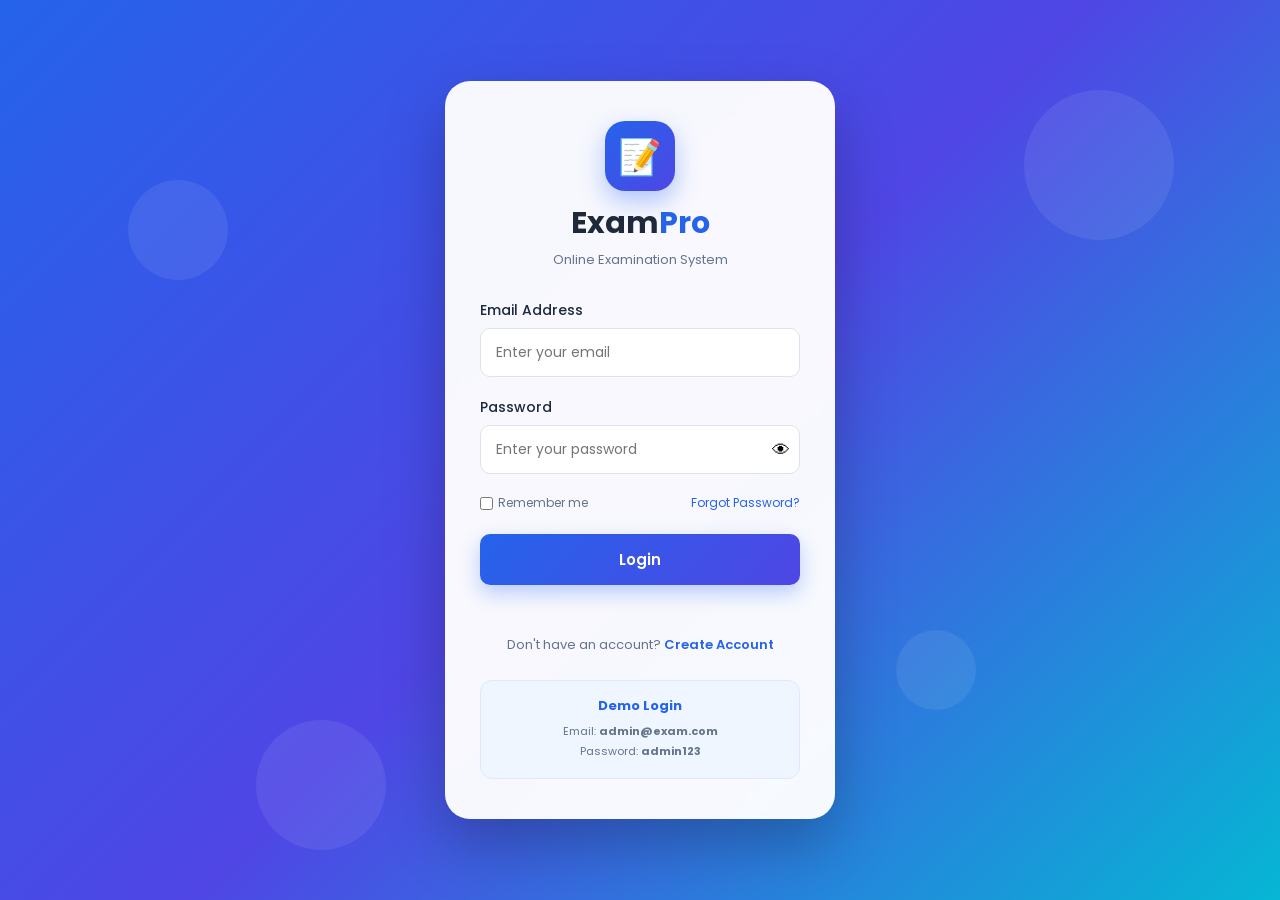
<file: index.html>
<!DOCTYPE html>
<html lang="en">

<head>

    <meta charset="UTF-8">

    <meta
        name="viewport"
        content="width=device-width, initial-scale=1.0"
    >

    <title>Online Examination System</title>


    <!-- Google Font -->

    <link rel="preconnect" href="https://fonts.googleapis.com">

    <link
        rel="preconnect"
        href="https://fonts.gstatic.com"
        crossorigin
    >

    <link
        href="https://fonts.googleapis.com/css2?family=Poppins:wght@300;400;500;600;700&display=swap"
        rel="stylesheet"
    >


    <!-- CSS -->

    <link
        rel="stylesheet"
        href="css/style.css"
    >


    <!-- Registration page extra styling -->

    <style>

        .register-form {
            display: none;
        }

        .auth-switch {
            text-align: center;
            margin-top: 18px;
            font-size: 13px;
            color: #64748b;
        }

        .auth-switch button {
            border: none;
            background: none;
            color: #2563eb;
            font-family: inherit;
            font-size: 13px;
            font-weight: 600;
            cursor: pointer;
        }

        .auth-switch button:hover {
            text-decoration: underline;
        }

        .register-title {
            text-align: center;
            margin-bottom: 20px;
        }

        .register-title h2 {
            font-size: 22px;
            margin-bottom: 5px;
        }

        .register-title p {
            color: #64748b;
            font-size: 12px;
        }

        .register-btn {
            width: 100%;
            border: none;
            padding: 13px;
            border-radius: 10px;
            background: linear-gradient(
                135deg,
                #2563eb,
                #4f46e5
            );
            color: white;
            font-family: inherit;
            font-size: 14px;
            font-weight: 600;
            cursor: pointer;
            transition: 0.3s;
        }

        .register-btn:hover {
            transform: translateY(-2px);
        }

        .back-login {
            text-align: center;
            margin-top: 15px;
            font-size: 13px;
            color: #64748b;
        }

        .back-login button {
            border: none;
            background: none;
            color: #2563eb;
            font-family: inherit;
            font-size: 13px;
            font-weight: 600;
            cursor: pointer;
        }

        .register-message {
            text-align: center;
            font-size: 12px;
            margin-top: 12px;
            min-height: 18px;
        }

    </style>

</head>


<body>


    <!-- Background Animation -->

    <div class="background">

        <span></span>
        <span></span>
        <span></span>
        <span></span>
        <span></span>

    </div>


    <!-- Main Container -->

    <div class="container">


        <div class="login-card">


            <!-- =====================================
                 LOGIN SECTION
            ====================================== -->

            <div id="loginSection">


                <!-- Logo -->

                <div class="logo">

                    <div class="logo-icon">
                        📝
                    </div>

                    <h1>
                        Exam<span>Pro</span>
                    </h1>

                    <p>
                        Online Examination System
                    </p>

                </div>


                <!-- Login Form -->

                <form id="loginForm">


                    <!-- Email -->

                    <div class="form-group">

                        <label for="email">
                            Email Address
                        </label>

                        <input
                            type="email"
                            id="email"
                            placeholder="Enter your email"
                            required
                        >

                    </div>


                    <!-- Password -->

                    <div class="form-group">

                        <label for="password">
                            Password
                        </label>

                        <div class="password-box">

                            <input
                                type="password"
                                id="password"
                                placeholder="Enter your password"
                                required
                            >

                            <button
                                type="button"
                                id="togglePassword"
                            >
                                👁
                            </button>

                        </div>

                    </div>


                    <!-- Options -->

                    <div class="options">

                        <label>

                            <input
                                type="checkbox"
                                id="remember"
                            >

                            Remember me

                        </label>

                        <a href="#">
                            Forgot Password?
                        </a>

                    </div>


                    <!-- Login Button -->

                    <button
                        type="submit"
                        class="login-btn"
                        id="loginBtn"
                    >
                        Login
                    </button>


                    <p id="message"></p>


                </form>


                <!-- Create Account -->

                <div class="auth-switch">

                    Don't have an account?

                    <button
                        type="button"
                        id="showRegister"
                    >
                        Create Account
                    </button>

                </div>


                <!-- Demo Login -->

                <div class="demo-login">

                    <h3>
                        Demo Login
                    </h3>

                    <p>
                        Email:
                        <strong>
                            admin@exam.com
                        </strong>
                    </p>

                    <p>
                        Password:
                        <strong>
                            admin123
                        </strong>
                    </p>

                </div>


            </div>


            <!-- =====================================
                 REGISTER SECTION
            ====================================== -->

            <div
                id="registerSection"
                class="register-form"
            >


                <div class="register-title">

                    <h2>
                        Create Account
                    </h2>

                    <p>
                        Register to start your examination
                    </p>

                </div>


                <form id="registerForm">


                    <!-- Full Name -->

                    <div class="form-group">

                        <label for="registerName">
                            Full Name
                        </label>

                        <input
                            type="text"
                            id="registerName"
                            placeholder="Enter your full name"
                            required
                        >

                    </div>


                    <!-- Email -->

                    <div class="form-group">

                        <label for="registerEmail">
                            Email Address
                        </label>

                        <input
                            type="email"
                            id="registerEmail"
                            placeholder="Enter your email"
                            required
                        >

                    </div>


                    <!-- Password -->

                    <div class="form-group">

                        <label for="registerPassword">
                            Password
                        </label>

                        <input
                            type="password"
                            id="registerPassword"
                            placeholder="Create a password"
                            required
                            minlength="6"
                        >

                    </div>


                    <!-- Confirm Password -->

                    <div class="form-group">

                        <label for="confirmPassword">
                            Confirm Password
                        </label>

                        <input
                            type="password"
                            id="confirmPassword"
                            placeholder="Confirm your password"
                            required
                            minlength="6"
                        >

                    </div>


                    <!-- Register Button -->

                    <button
                        type="submit"
                        class="register-btn"
                    >
                        Create Account
                    </button>


                    <p
                        id="registerMessage"
                        class="register-message"
                    ></p>


                </form>


                <!-- Back to Login -->

                <div class="back-login">

                    Already have an account?

                    <button
                        type="button"
                        id="backToLogin"
                    >
                        Login
                    </button>

                </div>


            </div>


        </div>


    </div>


    <!-- JavaScript -->

    <script src="css/js/auth.js"></script>

</body>

</html>
</file>
<file: css/style.css>
/* =========================================
   ONLINE EXAMINATION SYSTEM
   MAIN STYLE
========================================= */

* {
    margin: 0;
    padding: 0;
    box-sizing: border-box;
}

:root {
    --primary: #2563eb;
    --secondary: #4f46e5;
    --cyan: #06b6d4;
    --success: #16a34a;
    --danger: #dc2626;
    --dark: #1e293b;
    --gray: #64748b;
    --light: #f8fafc;
    --white: #ffffff;
}

body {
    font-family: "Poppins", sans-serif;

    width: 100%;
    min-width: 100%;
    min-height: 100vh;

    margin: 0;

    display: grid;
    place-items: center;

    overflow-x: hidden;
    overflow-y: auto;

    background:
        linear-gradient(
            135deg,
            var(--primary),
            var(--secondary),
            var(--cyan)
        );
}

/* =========================================
   BACKGROUND
========================================= */


.background {
    position: fixed;
    inset: 0;

    width: 100%;
    height: 100%;

    overflow: hidden;

    pointer-events: none;

    z-index: 0;
}

.background span {
    position: absolute;

    display: block;

    width: 100px;
    height: 100px;

    border-radius: 50%;

    background: rgba(255, 255, 255, 0.08);

    animation: float 15s linear infinite;
}

.background span:nth-child(1) {
    left: 10%;
    top: 20%;
}

.background span:nth-child(2) {
    left: 80%;
    top: 10%;

    width: 150px;
    height: 150px;

    animation-duration: 18s;
}

.background span:nth-child(3) {
    left: 70%;
    top: 70%;

    width: 80px;
    height: 80px;

    animation-duration: 12s;
}

.background span:nth-child(4) {
    left: 20%;
    top: 80%;

    width: 130px;
    height: 130px;

    animation-duration: 20s;
}

.background span:nth-child(5) {
    left: 45%;
    top: 40%;

    width: 60px;
    height: 60px;

    animation-duration: 10s;
}

@keyframes float {

    0% {
        transform: translateY(0) rotate(0deg);
    }

    50% {
        transform: translateY(-50px) rotate(180deg);
    }

    100% {
        transform: translateY(0) rotate(360deg);
    }
}

/* =========================================
   CONTAINER
========================================= */

.container {
    width: 100%;
    max-width: 430px;

    margin: 0 auto;

    padding: 20px;

    position: relative;
    z-index: 2;
}
/* =========================================
   LOGIN CARD
========================================= */

.login-card {

    background: rgba(255, 255, 255, 0.96);

    border-radius: 25px;

    padding: 40px 35px;

    box-shadow:
        0 25px 60px rgba(0, 0, 0, 0.25);

    backdrop-filter: blur(15px);

    animation: cardAppear 0.7s ease;
}

@keyframes cardAppear {

    from {
        opacity: 0;
        transform: translateY(30px);
    }

    to {
        opacity: 1;
        transform: translateY(0);
    }

}

/* =========================================
   LOGO
========================================= */

.logo {
    text-align: center;
    margin-bottom: 30px;
}

.logo-icon {

    width: 70px;
    height: 70px;

    margin: auto;
    margin-bottom: 10px;

    border-radius: 20px;

    display: flex;
    align-items: center;
    justify-content: center;

    font-size: 35px;

    background:
        linear-gradient(
            135deg,
            var(--primary),
            var(--secondary)
        );

    box-shadow:
        0 10px 25px rgba(37, 99, 235, 0.35);
}

.logo h1 {

    color: var(--dark);

    font-size: 30px;
}

.logo h1 span {
    color: var(--primary);
}

.logo p {

    color: var(--gray);

    font-size: 13px;

    margin-top: 4px;
}

/* =========================================
   FORM
========================================= */

.form-group {
    margin-bottom: 20px;
}

.form-group label {

    display: block;

    font-size: 14px;

    font-weight: 500;

    color: var(--dark);

    margin-bottom: 7px;
}

.form-group input {

    width: 100%;

    padding: 13px 15px;

    border: 1px solid #dbe3ef;

    border-radius: 10px;

    outline: none;

    font-family: inherit;

    font-size: 14px;

    transition: 0.3s;
}

.form-group input:focus {

    border-color: var(--primary);

    box-shadow:
        0 0 0 3px rgba(37, 99, 235, 0.1);
}

/* =========================================
   PASSWORD
========================================= */

.password-box {
    position: relative;
}

.password-box input {
    padding-right: 50px;
}

.password-box button {

    position: absolute;

    right: 10px;
    top: 50%;

    transform: translateY(-50%);

    border: none;

    background: transparent;

    cursor: pointer;

    font-size: 18px;
}

/* =========================================
   OPTIONS
========================================= */

.options {

    display: flex;

    justify-content: space-between;

    align-items: center;

    font-size: 12px;

    margin-bottom: 22px;
}

.options label {

    display: flex;

    align-items: center;

    gap: 5px;

    color: var(--gray);
}

.options a {

    color: var(--primary);

    text-decoration: none;
}

/* =========================================
   LOGIN BUTTON
========================================= */

.login-btn {

    width: 100%;

    border: none;

    padding: 14px;

    border-radius: 10px;

    background:
        linear-gradient(
            135deg,
            var(--primary),
            var(--secondary)
        );

    color: white;

    font-family: inherit;

    font-size: 15px;

    font-weight: 600;

    cursor: pointer;

    transition: 0.3s;

    box-shadow:
        0 8px 20px rgba(37, 99, 235, 0.3);
}

.login-btn:hover {

    transform: translateY(-2px);

    box-shadow:
        0 12px 25px rgba(37, 99, 235, 0.4);
}

/* =========================================
   MESSAGE
========================================= */

#message {

    text-align: center;

    font-size: 13px;

    margin-top: 12px;

    min-height: 20px;
}

/* =========================================
   DEMO LOGIN
========================================= */

.demo-login {

    margin-top: 25px;

    padding: 15px;

    border-radius: 12px;

    background: #eff6ff;

    border: 1px solid #dbeafe;

    text-align: center;
}

.demo-login h3 {

    font-size: 13px;

    color: var(--primary);

    margin-bottom: 7px;
}

.demo-login p {

    font-size: 11px;

    color: var(--gray);

    margin: 3px;
}

/* =========================================
   MOBILE
========================================= */

/* =========================================
   MOBILE
========================================= */

@media (max-width: 480px) {

    body {
        width: 100%;
        min-height: 100vh;

        justify-content: center;
        align-items: center;

        padding: 0;
    }

    .container {
        width: 100%;
        max-width: 100%;

        padding: 15px;

        margin: 0 auto;
    }

    .login-card {
        width: 100%;

        padding: 30px 22px;

        border-radius: 20px;
    }

    .logo h1 {
        font-size: 26px;
    }

    .logo p {
        font-size: 12px;
    }

    .form-group input {
        font-size: 14px;
    }

    .options {
        gap: 10px;
        flex-wrap: wrap;
    }

}
</file>
<file: css/dashboard.css>
/* =========================================
   EXAMPRO
   STUDENT DASHBOARD
========================================= */

* {
    margin: 0;
    padding: 0;
    box-sizing: border-box;
}

:root {

    --primary: #2563eb;
    --secondary: #4f46e5;

    --success: #16a34a;
    --warning: #f59e0b;
    --purple: #7c3aed;

    --dark: #1e293b;
    --gray: #64748b;
    --light: #f8fafc;

    --white: #ffffff;

    --border: #e2e8f0;

}

body {

    font-family: "Poppins", sans-serif;

    background: #f1f5f9;

    color: var(--dark);

}


/* =========================================
   SIDEBAR
========================================= */

.sidebar {

    width: 250px;

    height: 100vh;

    position: fixed;

    left: 0;
    top: 0;

    background: var(--white);

    border-right: 1px solid var(--border);

    display: flex;

    flex-direction: column;

    z-index: 100;

}


/* BRAND */

.brand {

    height: 85px;

    padding: 20px;

    display: flex;

    align-items: center;

    gap: 12px;

    border-bottom: 1px solid var(--border);

}

.brand-icon {

    width: 45px;
    height: 45px;

    border-radius: 12px;

    background:
        linear-gradient(
            135deg,
            var(--primary),
            var(--secondary)
        );

    color: white;

    display: flex;

    align-items: center;

    justify-content: center;

    font-size: 20px;

}

.brand h2 {

    font-size: 20px;

    color: var(--dark);

}

.brand span {

    font-size: 9px;

    color: var(--gray);

}


/* =========================================
   MENU
========================================= */

.sidebar-menu {

    padding: 25px 15px;

    flex: 1;

}

.menu-item {

    display: flex;

    align-items: center;

    gap: 14px;

    padding: 13px 15px;

    margin-bottom: 7px;

    border-radius: 10px;

    color: var(--gray);

    text-decoration: none;

    font-size: 13px;

    transition: 0.3s;

}

.menu-item i {

    width: 20px;

    text-align: center;

}

.menu-item:hover {

    background: #eff6ff;

    color: var(--primary);

}

.menu-item.active {

    background: #eff6ff;

    color: var(--primary);

    font-weight: 600;

}


/* =========================================
   LOGOUT
========================================= */

.sidebar-bottom {

    padding: 20px;

    border-top: 1px solid var(--border);

}

#logoutBtn {

    width: 100%;

    border: 1px solid #fecaca;

    background: #fef2f2;

    color: #dc2626;

    padding: 12px;

    border-radius: 10px;

    cursor: pointer;

    font-family: inherit;

    font-size: 13px;

    font-weight: 500;

    transition: all 0.25s ease;

}

#logoutBtn:hover {

    background: #fee2e2;

    border-color: #fca5a5;

    transform: translateY(-2px);

    box-shadow:
        0 6px 15px rgba(220, 38, 38, 0.10);

}


/* =========================================
   MAIN CONTENT
========================================= */

.main-content {

    margin-left: 250px;

    min-height: 100vh;

    padding: 25px 35px;

}


/* =========================================
   TOPBAR
========================================= */

.topbar {

    display: flex;

    justify-content: space-between;

    align-items: center;

    margin-bottom: 25px;

    padding: 4px 2px;

}

.page-title h1 {

    font-size: 26px;

    font-weight: 700;

    letter-spacing: -0.4px;

}

.page-title p {

    color: var(--gray);

    font-size: 12px;

    margin-top: 3px;

}


.student-profile {

    display: flex;

    align-items: center;

    gap: 10px;

}

.notification {

    width: 40px;
    height: 40px;

    border-radius: 11px;

    background: white;

    border: 1px solid var(--border);

    display: flex;

    align-items: center;

    justify-content: center;

    position: relative;

    color: var(--gray);

    cursor: pointer;

    transition: 0.3s ease;

}

.notification:hover {

    color: var(--primary);

    background: #eff6ff;

    border-color: #bfdbfe;

}

.notification span {

    position: absolute;

    top: -4px;
    right: -4px;

    width: 16px;
    height: 16px;

    background: #ef4444;

    color: white;

    font-size: 9px;

    border-radius: 50%;

    display: flex;

    align-items: center;

    justify-content: center;

}

.profile-avatar {

    width: 40px;
    height: 40px;

    border-radius: 50%;

    background: #dbeafe;

    color: var(--primary);

    display: flex;

    align-items: center;

    justify-content: center;

}

.profile-info {

    display: flex;

    flex-direction: column;

}

.profile-info strong {

    font-size: 12px;

}

.profile-info small {

    color: var(--gray);

    font-size: 10px;

}


/* =========================================
   WELCOME CARD
========================================= */

.welcome-card {

    background:
        linear-gradient(
            135deg,
            var(--primary),
            var(--secondary)
        );

    color: white;

    border-radius: 20px;

    padding: 28px 32px;

    display: flex;

    align-items: center;

    justify-content: space-between;

    margin-bottom: 25px;

    overflow: hidden;

    position: relative;

    box-shadow:
        0 12px 30px rgba(37, 99, 235, 0.18);

}

.welcome-small {

    font-size: 12px;

    opacity: 0.85;

}

.welcome-card h2 {

    font-size: 26px;

    font-weight: 700;

    margin: 6px 0;

    letter-spacing: -0.3px;

}

.welcome-card p {

    font-size: 12px;

    opacity: 0.85;

}

.welcome-icon {

    font-size: 80px;

    opacity: 0.16;

    transform: rotate(-8deg);

    margin-right: 20px;

}


/* =========================================
   STATISTICS
========================================= */

.stats-grid {

    display: grid;

    grid-template-columns:
        repeat(4, 1fr);

    gap: 18px;

    margin-bottom: 30px;

}

.stat-card {

    background: white;

    border: 1px solid var(--border);

    border-radius: 15px;

    padding: 18px;

    display: flex;

    align-items: center;

    gap: 14px;

    transition: 0.3s ease;

    box-shadow: 0 2px 8px rgba(15, 23, 42, 0.03);

}

.stat-card:hover {

    transform: translateY(-3px);

    box-shadow: 0 10px 25px rgba(15, 23, 42, 0.08);

}
.stat-icon {

    width: 45px;
    height: 45px;

    border-radius: 12px;

    display: flex;

    align-items: center;

    justify-content: center;

    font-size: 18px;

}

.stat-icon.blue {

    background: #dbeafe;

    color: var(--primary);

}

.stat-icon.green {

    background: #dcfce7;

    color: var(--success);

}

.stat-icon.orange {

    background: #fef3c7;

    color: var(--warning);

}

.stat-icon.purple {

    background: #ede9fe;

    color: var(--purple);

}

.stat-card span {

    color: var(--gray);

    font-size: 10px;

}

.stat-card h2 {

    font-size: 22px;

    margin-top: 2px;

}


/* =========================================
   SECTION HEADER
========================================= */

.section-header {

    display: flex;

    justify-content: space-between;

    align-items: center;

    margin-bottom: 15px;

}

.section-header h2 {

    font-size: 18px;

}

.section-header p {

    color: var(--gray);

    font-size: 11px;

}

.view-all {
    border: none;

    background: transparent;

    color: var(--primary);

    cursor: pointer;

    font-family: inherit;

    font-size: 11px;

    text-decoration: none;

    display: inline-block;
}

.view-all:hover {
    text-decoration: underline;
}


/* =========================================
   EXAM CARDS
========================================= */

.exam-grid {

    display: grid;

    grid-template-columns:
        repeat(3, 1fr);

    gap: 18px;

    margin-bottom: 30px;

}

.exam-card {

    background: white;

    border: 1px solid var(--border);

    border-radius: 15px;

    padding: 20px;

    transition: all 0.3s ease;

    box-shadow: 0 2px 8px rgba(15, 23, 42, 0.03);

}

.exam-card:hover {

    transform: translateY(-5px);

    box-shadow:
        0 14px 30px rgba(15, 23, 42, 0.10);

    border-color: #bfdbfe;

}

.exam-card:hover .exam-icon {

    transform: scale(1.08);

}
.exam-top {

    display: flex;

    justify-content: space-between;

    align-items: center;

    margin-bottom: 15px;

}

.exam-icon {

    width: 44px;
    height: 44px;

    border-radius: 12px;

    background: linear-gradient(
        135deg,
        #dbeafe,
        #eff6ff
    );

    color: var(--primary);

    display: flex;

    align-items: center;

    justify-content: center;

    font-size: 18px;

    transition: 0.3s ease;

}

.exam-status {

    font-size: 9px;

    font-weight: 600;

    padding: 6px 10px;

    border-radius: 20px;

    background: #dcfce7;

    color: var(--success);

    border: 1px solid #bbf7d0;

}

.exam-card h3 {

    font-size: 15px;

    font-weight: 600;

    margin-bottom: 6px;

    color: #172033;

}
.exam-card p {

    color: var(--gray);

    font-size: 10px;

    margin-bottom: 15px;

}

.exam-info {

    display: flex;

    gap: 18px;

    color: var(--gray);

    font-size: 10px;

    margin-bottom: 17px;

}

.exam-info span {

    display: flex;

    align-items: center;

    gap: 3px;

}

.exam-info i {

    margin-right: 3px;

    color: #64748b;

}

.start-btn {

    width: 100%;

    border: none;

    background: linear-gradient(
        135deg,
        var(--primary),
        var(--secondary)
    );

    color: white;

    padding: 11px;

    border-radius: 9px;

    cursor: pointer;

    font-family: inherit;

    font-size: 11px;

    font-weight: 600;

    transition: all 0.3s ease;

}

.start-btn:hover {

    transform: translateY(-2px);

    box-shadow:
        0 8px 18px rgba(37, 99, 235, 0.25);

}


/* =========================================
   RESULTS
========================================= */

.result-heading {

    margin-top: 10px;

}

.result-table-container {

    background: white;

    border: 1px solid var(--border);

    border-radius: 16px;

    overflow-x: auto;

    box-shadow:
        0 3px 12px rgba(15, 23, 42, 0.04);

}

table {

    width: 100%;

    border-collapse: collapse;

}

th {

    background: #f8fafc;

    color: var(--gray);

    font-size: 10px;

    font-weight: 600;

    text-align: left;

    padding: 14px 15px;

    border-bottom: 1px solid var(--border);

    white-space: nowrap;

}
td {

    padding: 15px;

    border-top: 1px solid var(--border);

    font-size: 11px;

    color: var(--dark);

    white-space: nowrap;

}

tbody tr {

    transition: 0.2s ease;

}

tbody tr:hover {

    background: #f8fafc;

}

.status-pass {

    color: var(--success);

    background: #dcfce7;

    border: 1px solid #bbf7d0;

    padding: 5px 9px;

    border-radius: 15px;

    font-size: 9px;

    font-weight: 600;

}

.status-fail {

    color: #dc2626;

    background: #fee2e2;

    border: 1px solid #fecaca;

    padding: 5px 9px;

    border-radius: 15px;

    font-size: 9px;

    font-weight: 600;

}


/* =========================================
   MOBILE MENU
========================================= */

.menu-item {

    display: flex;

    align-items: center;

    gap: 14px;

    padding: 13px 15px;

    margin-bottom: 7px;

    border-radius: 10px;

    color: var(--gray);

    text-decoration: none;

    font-size: 13px;

    transition: all 0.25s ease;

}

.menu-item i {

    width: 20px;

    text-align: center;

    font-size: 14px;

}

.menu-item:hover {

    background: #eff6ff;

    color: var(--primary);

    transform: translateX(3px);

}

.menu-item.active {

    background: #eff6ff;

    color: var(--primary);

    font-weight: 600;

    box-shadow:
        inset 3px 0 0 var(--primary);

}


/* =========================================
   RESPONSIVE
========================================= */

@media (max-width: 1100px) {

    .stats-grid {

        grid-template-columns:
            repeat(2, 1fr);

    }

    .exam-grid {

        grid-template-columns:
            repeat(2, 1fr);

    }

}


@media (max-width: 768px) {

    .sidebar {

        transform: translateX(-100%);

        transition: 0.3s;

    }

    .sidebar.show {

        transform: translateX(0);

    }

    .main-content {

        margin-left: 0;

        padding: 20px;

    }

    .mobile-menu {

        display: block;

        margin-right: 12px;

    }

    .topbar {

        justify-content: flex-start;

    }

    .student-profile {

        margin-left: auto;

    }

}


@media (max-width: 600px) {

    .stats-grid {

        grid-template-columns: 1fr;

    }

    .exam-grid {

        grid-template-columns: 1fr;

    }

    .profile-info {

        display: none;

    }

    .welcome-card {

        padding: 20px;

    }

    .welcome-card h2 {

        font-size: 20px;

    }

    .welcome-icon {

        font-size: 50px;

    }

}
</file>
<file: css/exam.css>
/* ==========================================
   EXAMPRO
   ONLINE EXAMINATION PAGE
========================================== */

* {
    margin: 0;
    padding: 0;
    box-sizing: border-box;
}

body {
    font-family: "Poppins", sans-serif;
    background: #f1f5f9;
    color: #172033;
    min-height: 100vh;
}


/* ==========================================
   HEADER
========================================== */

.exam-header {
    background: white;

    min-height: 85px;

    padding: 15px 40px;

    display: flex;

    align-items: center;

    justify-content: space-between;

    border-bottom: 1px solid #e2e8f0;

    box-shadow:
        0 3px 12px rgba(15, 23, 42, 0.04);

    position: sticky;

    top: 0;

    z-index: 100;
}
.brand {
    display: flex;
    align-items: center;
    gap: 12px;
}

.brand-icon {
    width: 48px;
    height: 48px;

    background:
        linear-gradient(
            135deg,
            #2563eb,
            #4f46e5
        );

    color: white;

    display: flex;

    align-items: center;

    justify-content: center;

    border-radius: 12px;

    font-size: 25px;

    font-weight: 700;

    box-shadow:
        0 6px 15px rgba(37, 99, 235, 0.20);
}

.brand h2 {
    font-size: 20px;
}

.brand span {
    font-size: 11px;
    color: #64748b;
}

.exam-info {
    display: flex;
    align-items: center;
    gap: 40px;
}

.exam-info small {
    display: block;
    color: #94a3b8;
    font-size: 10px;
}

.exam-info strong {
    display: block;
    font-size: 14px;
}

.timer-box {
    background:
        linear-gradient(
            135deg,
            #fff7ed,
            #ffedd5
        );

    padding: 9px 20px;

    border-radius: 12px;

    min-width: 145px;

    text-align: center;

    border: 1px solid #fed7aa;

    box-shadow:
        0 4px 12px rgba(249, 115, 22, 0.08);

    transition: 0.3s ease;
}
.timer-box span {
    display: block;
    font-size: 10px;
    color: #f97316;
}

.timer-box strong {
    color: #ea580c;

    font-size: 21px;

    font-weight: 700;

    letter-spacing: 0.5px;
}


/* ==========================================
   MAIN CONTAINER
========================================== */

.exam-container {
    max-width: 1200px;
    margin: 30px auto;

    padding: 0 20px;

    display: grid;

    grid-template-columns: 1fr 280px;

    gap: 25px;
}


/* ==========================================
   PROGRESS
========================================== */

.progress-section {
    grid-column: 1 / -1;
}

.progress-text {
    display: flex;

    justify-content: space-between;

    margin-bottom: 9px;

    font-size: 12px;

    color: #64748b;

    font-weight: 500;
}

.progress-bar {
    height: 8px;

    background: #e2e8f0;

    border-radius: 20px;

    overflow: hidden;
}

#progressFill {
    height: 100%;

    width: 5%;

    background:
        linear-gradient(
            90deg,
            #2563eb,
            #4f46e5
        );

    border-radius: 20px;

    transition: width 0.3s ease;

    box-shadow:
        0 2px 6px rgba(37, 99, 235, 0.20);
}


/* ==========================================
   QUESTION CARD
========================================== */

.question-card {
    background: white;

    padding: 32px;

    border-radius: 18px;

    border: 1px solid #e2e8f0;

    box-shadow:
        0 8px 25px rgba(15, 23, 42, 0.06);

    transition: 0.3s ease;
}
.question-top {
    display: flex;
    justify-content: space-between;
    align-items: center;
    padding-bottom: 18px;
    margin-bottom: 22px;
    border-bottom: 1px solid #e2e8f0;
}

.question-label {
    color: #2563eb;

    font-weight: 600;

    font-size: 13px;

    background: #eff6ff;

    padding: 6px 10px;

    border-radius: 8px;
}

.mark-btn {
    border: 1px solid #e2e8f0;
    background: white;
    padding: 8px 13px;
    border-radius: 9px;
    cursor: pointer;
    color: #64748b;
    font-family: inherit;
    font-size: 11px;
    font-weight: 500;
    transition: all 0.25s ease;
}

.mark-btn:hover {
    background: #fffbeb;
    color: #d97706;
    border-color: #fcd34d;
    transform: translateY(-1px);
}

.mark-btn.marked {
    background: #fef3c7;
    color: #b45309;
    border-color: #f59e0b;
    box-shadow:
        0 4px 10px rgba(245, 158, 11, 0.12);
}

.question-card h2 {
    margin-bottom: 22px;
    color: #172033;
    font-size: 22px;
    line-height: 1.5;
    font-weight: 600;
}


/* ==========================================
   OPTIONS
========================================== */

.options-container {
    display: flex;

    flex-direction: column;

    gap: 12px;
}

.option {
    border: 2px solid #e2e8f0;

    background: white;

    padding: 16px 18px;

    border-radius: 12px;

    cursor: pointer;

    display: flex;

    align-items: center;

    gap: 13px;

    transition: all 0.25s ease;
}

.option:hover {
    border-color: #93c5fd;

    background: #f8fbff;

    transform: translateX(3px);

    box-shadow:
        0 4px 12px rgba(37, 99, 235, 0.06);
}

.option.selected {
    border-color: #2563eb;

    background: #eff6ff;

    box-shadow:
        0 4px 12px rgba(37, 99, 235, 0.08);
}

.option-letter {
    width: 36px;

    height: 36px;

    min-width: 36px;

    border-radius: 50%;

    background: #f1f5f9;

    color: #475569;

    display: flex;

    align-items: center;

    justify-content: center;

    font-weight: 600;

    font-size: 13px;

    transition: all 0.25s ease;
}

.option.selected .option-letter {
    background: #2563eb;

    color: white;

    box-shadow:
        0 4px 10px rgba(37, 99, 235, 0.20);
}

/* ==========================================
   NAVIGATION
========================================== */

.navigation {
    display: flex;

    justify-content: space-between;

    margin-top: 30px;

    padding-top: 20px;

    border-top: 1px solid #e2e8f0;
}

.nav-btn {
    border: none;
    padding: 11px 20px;
    border-radius: 10px;
    cursor: pointer;
    font-family: inherit;
    font-size: 13px;
    font-weight: 600;
    transition: all 0.25s ease;
}

.nav-btn.previous {
    background: #f1f5f9;
    color: #475569;
    border: 1px solid #e2e8f0;
}

.nav-btn.previous:hover {
    background: #e2e8f0;
    transform: translateX(-2px);
}

.nav-btn.next {
    background: linear-gradient(
        135deg,
        #2563eb,
        #4f46e5
    );
    color: white;
    box-shadow:
        0 5px 12px rgba(37, 99, 235, 0.18);
}

.nav-btn.next:hover {
    transform: translateX(2px);
    box-shadow:
        0 7px 16px rgba(37, 99, 235, 0.25);
}

.nav-btn:disabled {
    opacity: 0.45;
    cursor: not-allowed;
    transform: none;
    box-shadow: none;
}




/* ==========================================
   QUESTION PANEL
========================================== */

.question-panel {
    background: white;
    padding: 22px;
    border-radius: 16px;
    border: 1px solid #e2e8f0;
    box-shadow:
        0 8px 22px rgba(15, 23, 42, 0.05);
}

.question-panel h3 {
    margin-bottom: 5px;
    font-size: 16px;
    color: #172033;
}

.question-panel p {
    font-size: 11px;
    color: #64748b;
    line-height: 1.5;
}

.question-numbers {
    display: grid;
    grid-template-columns: repeat(5, 1fr);
    gap: 8px;
    margin-top: 18px;
}

.question-number {
    width: 38px;
    height: 38px;
    border-radius: 9px;
    border: 1px solid #e2e8f0;
    background: #f8fafc;
    color: #475569;
    display: flex;
    align-items: center;
    justify-content: center;
    font-size: 12px;
    font-weight: 600;
    cursor: pointer;
    transition: all 0.2s ease;
}

.question-number:hover {
    border-color: #93c5fd;
    background: #eff6ff;
    color: #2563eb;
    transform: translateY(-2px);
}

.question-number.current {
    background: #2563eb;
    color: white;
    border-color: #2563eb;
    box-shadow:
        0 4px 10px rgba(37, 99, 235, 0.20);
}

.question-number.answered {
    background: #dcfce7;
    color: #15803d;
    border-color: #bbf7d0;
}

.question-number.marked {
    background: #fef3c7;
    color: #b45309;
    border-color: #fde68a;
}


/* ==========================================
   LEGEND
========================================== */

.legend {
    margin-top: 20px;
    padding-top: 16px;
    border-top: 1px solid #e2e8f0;
    display: flex;
    flex-direction: column;
    gap: 10px;
}

.legend div {
    display: flex;
    align-items: center;
    gap: 9px;
    font-size: 11px;
    color: #64748b;
}

.legend-box {
    width: 15px;
    height: 15px;
    border-radius: 5px;
    display: inline-block;
}

.legend-box.answered {
    background: #dcfce7;
    border: 1px solid #bbf7d0;
}

.legend-box.current {
    background: #2563eb;
    border: 1px solid #2563eb;
}

.legend-box.unanswered {
    background: white;
    border: 1px solid #cbd5e1;
}


/* ==========================================
   SUBMIT
========================================== */

.submit-section {
    max-width: 1200px;
    margin: 0 auto;
    padding: 0 20px 30px;
    display: flex;
    justify-content: flex-end;
}

.submit-btn {
    border: none;
    background: linear-gradient(
        135deg,
        #16a34a,
        #15803d
    );
    color: white;
    padding: 12px 28px;
    border-radius: 10px;
    cursor: pointer;
    font-family: inherit;
    font-size: 13px;
    font-weight: 600;
    box-shadow:
        0 6px 15px rgba(22, 163, 74, 0.18);
    transition: all 0.25s ease;
}

.submit-btn:hover {
    transform: translateY(-2px);
    box-shadow:
        0 8px 18px rgba(22, 163, 74, 0.25);
}

.submit-btn:active {
    transform: translateY(0);
}


/* ==========================================
   RESPONSIVE DESIGN
========================================== */

@media (max-width: 900px) {

    .exam-header {
        padding: 15px 20px;
    }

    .exam-container {
        grid-template-columns: 1fr;
        gap: 20px;
    }

    .question-panel {
        order: 2;
    }

    .question-card {
        padding: 24px;
    }

    .exam-info {
        gap: 15px;
    }

}

@media (max-width: 600px) {

    .exam-header {
        flex-direction: column;
        align-items: flex-start;
        gap: 15px;
    }

    .exam-info {
        width: 100%;
        justify-content: space-between;
    }

    .exam-container {
        margin-top: 20px;
        padding: 0 12px;
    }

    .question-card {
        padding: 20px;
        border-radius: 14px;
    }

    .question-top {
        align-items: flex-start;
        gap: 12px;
    }

    .question-card h2 {
        font-size: 18px;
    }

    .option {
        padding: 13px;
    }

    .navigation {
        gap: 10px;
    }

    .nav-btn {
        padding: 10px 15px;
    }

    .submit-section {
        padding: 0 12px 25px;
    }

    .submit-btn {
        width: 100%;
    }

}
</file>
<file: css/profile.css>
/* ==========================================
   EXAMPRO
   PROFILE PAGE
========================================== */

* {
    margin: 0;
    padding: 0;
    box-sizing: border-box;
}

:root {
    --primary: #2563eb;
    --secondary: #4f46e5;
    --dark: #172033;
    --gray: #64748b;
    --border: #e2e8f0;
    --light: #f8fafc;
    --white: #ffffff;
}

body {
    font-family: "Poppins", sans-serif;
    min-height: 100vh;

    display: flex;
    align-items: center;
    justify-content: center;

    padding: 25px;

    background:
        linear-gradient(
            135deg,
            #eff6ff,
            #eef2ff
        );
}


/* ==========================================
   PROFILE PAGE
========================================== */

.profile-page {
    width: 100%;
    max-width: 550px;
}


/* ==========================================
   PROFILE CARD
========================================== */

.profile-card {
    background: var(--white);

    padding: 40px;

    border-radius: 22px;

    border: 1px solid var(--border);

    box-shadow:
        0 15px 40px rgba(15, 23, 42, 0.08);

    text-align: center;
}


/* ==========================================
   PROFILE AVATAR
========================================== */

.profile-avatar-large {
    width: 85px;
    height: 85px;

    margin: 0 auto 18px;

    border-radius: 50%;

    display: flex;
    align-items: center;
    justify-content: center;

    font-size: 32px;

    color: var(--primary);

    background:
        linear-gradient(
            135deg,
            #dbeafe,
            #eef2ff
        );

    border: 1px solid #bfdbfe;

    box-shadow:
        0 8px 20px rgba(37, 99, 235, 0.10);
}


/* ==========================================
   TITLE
========================================== */

.profile-card h1 {
    font-size: 26px;

    color: var(--dark);

    margin-bottom: 5px;
}

.profile-subtitle {
    font-size: 12px;

    color: var(--gray);

    margin-bottom: 28px;
}


/* ==========================================
   PROFILE INFORMATION
========================================== */

.profile-info-box {
    border: 1px solid var(--border);

    border-radius: 15px;

    overflow: hidden;

    text-align: left;
}

.profile-item {
    display: flex;

    align-items: center;

    justify-content: space-between;

    gap: 20px;

    padding: 17px 18px;

    border-bottom: 1px solid var(--border);
}

.profile-item:last-child {
    border-bottom: none;
}

.profile-item span {
    display: flex;

    align-items: center;

    gap: 9px;

    color: var(--gray);

    font-size: 12px;
}

.profile-item span i {
    width: 18px;

    text-align: center;

    color: var(--primary);
}

.profile-item strong {
    color: var(--dark);

    font-size: 12px;

    text-align: right;

    word-break: break-word;
}


/* ==========================================
   ACTION
========================================== */

.profile-actions {
    margin-top: 25px;
}

.back-btn {
    display: inline-flex;

    align-items: center;
    justify-content: center;

    gap: 8px;

    width: 100%;

    padding: 12px 18px;

    border-radius: 10px;

    text-decoration: none;

    color: white;

    background:
        linear-gradient(
            135deg,
            var(--primary),
            var(--secondary)
        );

    font-size: 12px;

    font-weight: 600;

    box-shadow:
        0 6px 15px rgba(37, 99, 235, 0.18);

    transition: all 0.25s ease;
}

.back-btn:hover {
    transform: translateY(-2px);

    box-shadow:
        0 9px 20px rgba(37, 99, 235, 0.25);
}


/* ==========================================
   MOBILE
========================================== */

@media (max-width: 500px) {

    body {
        padding: 15px;
    }

    .profile-card {
        padding: 28px 20px;

        border-radius: 18px;
    }

    .profile-card h1 {
        font-size: 23px;
    }

    .profile-item {
        align-items: flex-start;

        flex-direction: column;

        gap: 6px;
    }

    .profile-item strong {
        text-align: left;
    }

}
</file>
<file: css/result.css>
/* ==========================================
   EXAMPRO
   RESULT PAGE STYLES
========================================== */

* {
    margin: 0;
    padding: 0;
    box-sizing: border-box;
}

body {
    font-family: Arial, sans-serif;
    min-height: 100vh;
    background: linear-gradient(
        135deg,
        #eef4ff,
        #f8fbff
    );
    color: #172033;
}

.result-page {
    min-height: 100vh;

    display: flex;
    justify-content: center;
    align-items: center;

    padding: 40px 20px;
}

.result-card {
    width: 100%;
    max-width: 850px;

    background: white;

    border-radius: 24px;

    padding: 45px;

    box-shadow:
        0 20px 60px rgba(0, 0, 0, 0.10);

    text-align: center;
}

/* Success Icon */

.success-icon {
    width: 80px;
    height: 80px;

    margin: 0 auto 20px;

    border-radius: 50%;

    background: #dcfce7;

    color: #16a34a;

    display: flex;
    justify-content: center;
    align-items: center;

    font-size: 45px;
    font-weight: bold;
}

.result-card h1 {
    font-size: 32px;
    margin-bottom: 10px;
}

.subtitle {
    color: #64748b;
    margin-bottom: 35px;
}

/* Exam Information */

.exam-info {
    display: grid;
    grid-template-columns: 1fr 1fr;

    gap: 20px;

    margin-bottom: 35px;
}

.info-item {
    background: #f8fafc;

    padding: 18px;

    border-radius: 12px;

    text-align: left;
}

.info-item span {
    display: block;

    font-size: 13px;

    color: #64748b;

    margin-bottom: 6px;
}

.info-item strong {
    font-size: 16px;
}

/* Score Section */

.score-section {
    display: grid;

    grid-template-columns: 200px 1fr;

    gap: 30px;

    align-items: center;

    margin-bottom: 35px;
}

/* Score Circle */

.score-circle {
    width: 180px;
    height: 180px;

    margin: auto;

    border-radius: 50%;

    background:
        linear-gradient(
            135deg,
            #2563eb,
            #4f46e5
        );

    color: white;

    display: flex;
    flex-direction: column;

    justify-content: center;
    align-items: center;

    box-shadow:
        0 15px 30px rgba(37, 99, 235, 0.25);
}

.score-circle strong {
    font-size: 42px;
}

.score-circle span {
    margin-top: 5px;

    font-size: 14px;

    opacity: 0.9;
}

/* Score Details */

.score-details {
    display: grid;

    grid-template-columns: repeat(2, 1fr);

    gap: 15px;

    max-height: none;
}

.score-box {
    padding: 20px;

    background: #f8fafc;

    border-radius: 12px;
}

.score-box span {
    display: block;

    color: #64748b;

    font-size: 13px;

    margin-bottom: 8px;
}

.score-box strong {
    font-size: 24px;
}

.score-box.correct {
    background: #ecfdf5;
}

.score-box.correct strong {
    color: #16a34a;
}

.score-box.wrong {
    background: #fef2f2;
}

.score-box.wrong strong {
    color: #dc2626;
}

.score-box.skipped {
    background: #fff7ed;
}

.score-box.skipped strong {
    color: #ea580c;
}


/* Performance */

.performance {
    text-align: left;

    margin-bottom: 30px;
}

.performance h2 {
    font-size: 20px;

    margin-bottom: 15px;
}

.progress-container {
    width: 100%;

    height: 12px;

    background: #e2e8f0;

    border-radius: 20px;

    overflow: hidden;
}

.progress-bar {
    width: 80%;

    height: 100%;

    background:
        linear-gradient(
            90deg,
            #2563eb,
            #4f46e5
        );

    border-radius: 20px;

    transition: width 0.8s ease;
}

.performance p {
    margin-top: 12px;

    color: #64748b;

    font-size: 14px;
}

/* Buttons */

.result-buttons {
    display: flex;

    justify-content: center;

    gap: 15px;
}

.btn {
    border: none;

    padding: 14px 25px;

    border-radius: 10px;

    font-size: 15px;

    font-weight: 600;

    cursor: pointer;

    transition: 0.3s;
}

.btn.primary {
    background: #2563eb;

    color: white;
}

.btn.primary:hover {
    background: #1d4ed8;

    transform: translateY(-2px);
}

.btn.secondary {
    background: #eef2ff;

    color: #2563eb;
}

.btn.secondary:hover {
    background: #dbeafe;

    transform: translateY(-2px);
}

/* Mobile */

@media (max-width: 700px) {

    .result-card {
        padding: 25px;
    }

    .exam-info {
        grid-template-columns: 1fr;
    }

    .score-section {
        grid-template-columns: 1fr;
    }

    .score-details {
        grid-template-columns: 1fr 1fr;
    }

    .result-buttons {
        flex-direction: column;
    }

    .btn {
        width: 100%;
    }
}

@media (max-width: 450px) {

    .score-details {
        grid-template-columns: 1fr;
    }

    .result-card h1 {
        font-size: 26px;
    }
}

.result-actions a {
    text-decoration: none;
    display: inline-flex;
    align-items: center;
    justify-content: center;
}
</file>
<file: css/results.css>
/* ==========================================
   EXAMPRO
   RESULTS PAGE
========================================== */

* {
    margin: 0;
    padding: 0;
    box-sizing: border-box;
}

body {
    font-family: "Poppins", sans-serif;
    background: #f4f7fb;
    color: #172033;
    min-height: 100vh;
}


/* ==========================================
   SIDEBAR
========================================== */

.sidebar {
    position: fixed;

    top: 0;
    left: 0;

    width: 250px;
    height: 100vh;

    background: #ffffff;

    border-right: 1px solid #e5e7eb;

    display: flex;
    flex-direction: column;

    z-index: 1000;

    transition: transform 0.3s ease;
}


/* ==========================================
   LOGO
========================================== */

.logo-area {
    height: 90px;

    display: flex;
    align-items: center;

    gap: 12px;

    padding: 20px;
}

.logo-icon {
    width: 45px;
    height: 45px;

    border-radius: 12px;

    background:
        linear-gradient(
            135deg,
            #2563eb,
            #4f46e5
        );

    color: white;

    display: flex;
    justify-content: center;
    align-items: center;

    font-size: 20px;

    flex-shrink: 0;
}

.logo-area h2 {
    font-size: 19px;
}

.logo-area span {
    display: block;

    font-size: 10px;

    color: #64748b;
}


/* ==========================================
   SIDEBAR MENU
========================================== */

.sidebar-menu {
    padding: 20px 14px;

    display: flex;
    flex-direction: column;

    gap: 6px;
}

.sidebar-link,
.logout-area a {
    text-decoration: none;

    color: #64748b;

    padding: 13px 15px;

    border-radius: 10px;

    display: flex;
    align-items: center;

    gap: 13px;

    font-size: 14px;

    transition: all 0.2s ease;
}

.sidebar-link i,
.logout-area i {
    width: 20px;

    text-align: center;

    flex-shrink: 0;
}

.sidebar-link:hover,
.logout-area a:hover {
    background: #eff6ff;

    color: #2563eb;
}

.sidebar-link.active {
    background: #eff6ff;

    color: #2563eb;

    font-weight: 600;
}


/* ==========================================
   LOGOUT
========================================== */

.logout-area {
    margin-top: auto;

    padding: 20px 14px;

    border-top: 1px solid #e5e7eb;
}

.logout-area a:hover {
    background: #fff1f2;

    color: #dc2626;
}


/* ==========================================
   SIDEBAR OVERLAY
========================================== */

.sidebar-overlay {
    display: none;

    position: fixed;

    inset: 0;

    background: rgba(15, 23, 42, 0.35);

    z-index: 900;
}

.sidebar-overlay.show {
    display: block;
}


/* ==========================================
   MAIN CONTENT
========================================== */

.main-content {
    margin-left: 250px;

    padding: 30px 35px;

    min-height: 100vh;
}


/* ==========================================
   PAGE HEADER
========================================== */

.page-header {
    display: flex;

    justify-content: space-between;

    align-items: center;

    gap: 20px;

    margin-bottom: 30px;
}

.header-left {
    display: flex;

    align-items: center;

    gap: 12px;
}

.page-header h1 {
    font-size: 28px;

    margin-bottom: 5px;
}

.page-header p {
    color: #64748b;

    font-size: 13px;
}

.student-info {
    display: flex;

    align-items: center;

    gap: 12px;
}

.student-info strong {
    display: block;

    font-size: 14px;
}

.student-info small {
    display: block;

    color: #64748b;

    font-size: 11px;
}

.student-details {
    min-width: 90px;
}

.notification {
    position: relative;

    width: 40px;
    height: 40px;

    border: 1px solid #e2e8f0;

    border-radius: 10px;

    display: flex;
    justify-content: center;
    align-items: center;

    color: #64748b;
}

.notification span {
    position: absolute;

    top: -5px;
    right: -5px;

    width: 17px;
    height: 17px;

    border-radius: 50%;

    background: #ef4444;

    color: white;

    font-size: 9px;

    display: flex;
    align-items: center;
    justify-content: center;
}

.profile-icon {
    width: 42px;
    height: 42px;

    border-radius: 50%;

    background: #dbeafe;

    color: #2563eb;

    display: flex;
    align-items: center;
    justify-content: center;

    flex-shrink: 0;
}


/* ==========================================
   MOBILE MENU BUTTON
========================================== */

.mobile-menu {
    display: none;

    width: 42px;
    height: 42px;

    border: 1px solid #dbe2ea;

    border-radius: 10px;

    background: white;

    color: #2563eb;

    align-items: center;
    justify-content: center;

    cursor: pointer;

    font-size: 17px;
}

.mobile-menu:hover {
    background: #eff6ff;
}


/* ==========================================
   SUMMARY CARDS
========================================== */

.summary-cards {
    display: grid;

    grid-template-columns:
        repeat(4, 1fr);

    gap: 18px;

    margin-bottom: 30px;
}

.summary-card {
    background: white;

    border-radius: 15px;

    padding: 22px;

    display: flex;

    align-items: center;

    gap: 15px;

    border: 1px solid #edf0f5;

    box-shadow:
        0 5px 20px rgba(15, 23, 42, 0.04);
}

.summary-icon {
    width: 50px;
    height: 50px;

    border-radius: 12px;

    display: flex;

    justify-content: center;
    align-items: center;

    font-size: 19px;

    flex-shrink: 0;
}

.summary-icon.blue {
    background: #dbeafe;
    color: #2563eb;
}

.summary-icon.green {
    background: #dcfce7;
    color: #16a34a;
}

.summary-icon.orange {
    background: #ffedd5;
    color: #ea580c;
}

.summary-icon.purple {
    background: #ede9fe;
    color: #7c3aed;
}

.summary-card span {
    display: block;

    color: #64748b;

    font-size: 12px;

    margin-bottom: 4px;
}

.summary-card h2 {
    font-size: 24px;
}


/* ==========================================
   RESULTS SECTION
========================================== */

.results-section {
    background: white;

    border-radius: 18px;

    padding: 25px;

    border: 1px solid #edf0f5;

    box-shadow:
        0 5px 20px rgba(15, 23, 42, 0.04);
}


/* ==========================================
   HEADER ACTIONS
========================================== */

.result-header-actions {
    display: flex;

    justify-content: flex-end;
    align-items: center;

    gap: 10px;

    margin-bottom: 20px;
}

.clear-history-btn {
    border: 1px solid #fecaca;

    background: #fff1f2;

    color: #dc2626;

    padding: 9px 15px;

    border-radius: 8px;

    cursor: pointer;

    font-family: inherit;

    font-size: 12px;

    font-weight: 600;

    transition: 0.2s;
}

.clear-history-btn:hover {
    background: #fee2e2;

    border-color: #fca5a5;
}

.filter-select {
    border: 1px solid #dbe2ea;

    background: white;

    color: #475569;

    padding: 9px 15px;

    border-radius: 8px;

    cursor: pointer;

    font-family: inherit;

    font-size: 12px;

    outline: none;
}

.filter-select:focus {
    border-color: #2563eb;
}


/* ==========================================
   TABLE
========================================== */

.table-container {
    width: 100%;

    overflow-x: auto;

    border-radius: 12px;
}

table {
    width: 100%;

    min-width: 1150px;

    border-collapse: collapse;

    white-space: nowrap;
}

thead {
    background: #f8fafc;
}

th {
    text-align: left;

    padding: 14px 12px;

    color: #64748b;

    font-size: 11px;

    text-transform: uppercase;

    letter-spacing: 0.3px;
}

td {
    padding: 17px 12px;

    border-top: 1px solid #eef2f7;

    font-size: 13px;
}

tbody tr:hover {
    background: #fafcff;
}


/* ==========================================
   RESULT COLORS
========================================== */

.correct-number {
    color: #16a34a;
}

.wrong-number {
    color: #dc2626;
}

.skipped-number {
    color: #ea580c;
}


/* ==========================================
   STATUS
========================================== */

.status {
    display: inline-flex;

    align-items: center;

    padding: 5px 10px;

    border-radius: 20px;

    font-size: 11px;

    font-weight: 600;
}

.status.passed {
    background: #dcfce7;

    color: #15803d;
}

.status.failed {
    background: #fee2e2;

    color: #b91c1c;
}


/* ==========================================
   BUTTONS
========================================== */

.view-btn {
    border: none;

    background: #eff6ff;

    color: #2563eb;

    padding: 7px 12px;

    border-radius: 7px;

    cursor: pointer;

    font-family: inherit;

    font-size: 11px;

    font-weight: 600;
}

.view-btn:hover {
    background: #dbeafe;
}

.delete-result-btn {
    border: none;

    background: #fff1f2;

    color: #dc2626;

    padding: 7px 12px;

    border-radius: 7px;

    cursor: pointer;

    font-family: inherit;

    font-size: 11px;

    font-weight: 600;

    margin-left: 6px;

    transition: 0.2s;
}

.delete-result-btn:hover {
    background: #fee2e2;

    color: #b91c1c;
}


/* ==========================================
   EMPTY RESULTS
========================================== */

.empty-results {
    display: none;

    background: white;

    padding: 60px 20px;

    border-radius: 18px;

    text-align: center;

    margin-top: 25px;
}

.empty-results i {
    font-size: 50px;

    color: #94a3b8;

    margin-bottom: 15px;
}

.empty-results h2 {
    font-size: 20px;

    margin-bottom: 8px;
}

.empty-results p {
    color: #64748b;

    font-size: 13px;

    margin-bottom: 20px;
}

.empty-results a {
    display: inline-block;

    text-decoration: none;

    background: #2563eb;

    color: white;

    padding: 10px 18px;

    border-radius: 8px;

    font-size: 13px;
}


/* ==========================================
   RESPONSIVE
========================================== */

@media (max-width: 1100px) {

    .summary-cards {
        grid-template-columns:
            repeat(2, 1fr);
    }

}


@media (max-width: 800px) {

    .sidebar {
        width: 250px;

        transform: translateX(-100%);
    }

    .sidebar.show {
        transform: translateX(0);
    }

    .main-content {
        margin-left: 0;

        padding: 20px;
    }

    .mobile-menu {
        display: flex;
    }

    .page-header {
        align-items: flex-start;
    }

    .student-details {
        display: none;
    }

}


@media (max-width: 600px) {

    .main-content {
        padding: 15px 12px;
    }

    .page-header {
        margin-bottom: 20px;
    }

    .page-header h1 {
        font-size: 23px;
    }

    .page-header p {
        font-size: 11px;
    }

    .student-info {
        gap: 8px;
    }

    .summary-cards {
        grid-template-columns: 1fr;
    }

    .results-section {
        padding: 16px;
    }

    .result-header-actions {
        justify-content: stretch;

        flex-wrap: wrap;
    }

    .clear-history-btn,
    .filter-select {
        flex: 1;

        min-width: 130px;
    }


    /* TABLE CARD VIEW */

    .table-container {
        overflow-x: visible;
    }

    table {
        min-width: 0;

        white-space: normal;

        border-collapse: separate;

        border-spacing: 0;
    }

    thead {
        display: none;
    }

    tbody {
        display: block;

        width: 100%;
    }

    tbody tr {
        display: block;

        width: 100%;

        background: white;

        border: 1px solid #e2e8f0;

        border-radius: 14px;

        padding: 8px 15px;

        margin-bottom: 14px;

        box-shadow:
            0 4px 12px rgba(15, 23, 42, 0.04);
    }

    tbody td {
        display: flex;

        justify-content: space-between;

        align-items: center;

        gap: 15px;

        width: 100%;

        padding: 11px 0;

        border-top: 1px solid #eef2f7;

        font-size: 12px;
    }

    tbody td:first-child {
        border-top: none;
    }


    /* COLUMN LABELS */

    tbody td::before {
        color: #64748b;

        font-size: 10px;

        font-weight: 600;

        text-transform: uppercase;

        letter-spacing: 0.3px;

        flex-shrink: 0;
    }

    tbody td:nth-child(1)::before {
        content: "No.";
    }

    tbody td:nth-child(2)::before {
        content: "Exam Name";
    }

    tbody td:nth-child(3)::before {
        content: "Date";
    }

    tbody td:nth-child(4)::before {
        content: "Correct";
    }

    tbody td:nth-child(5)::before {
        content: "Wrong";
    }

    tbody td:nth-child(6)::before {
        content: "Skipped";
    }

    tbody td:nth-child(7)::before {
        content: "Score";
    }

    tbody td:nth-child(8)::before {
        content: "Percentage";
    }

    tbody td:nth-child(9)::before {
        content: "Status";
    }

    tbody td:nth-child(10)::before {
        content: "Actions";
    }


    tbody td:nth-child(2) strong {
        text-align: right;
    }


    tbody td:nth-child(10) {
        display: block;

        padding-top: 14px;
    }

    tbody td:nth-child(10)::before {
        display: block;

        margin-bottom: 10px;
    }

    .view-btn,
    .delete-result-btn {
        margin: 0 5px 5px 0;

        padding: 8px 11px;

        font-size: 10px;
    }

}


@media (max-width: 400px) {

    .mobile-menu {
        width: 38px;
        height: 38px;
    }

    .notification,
    .profile-icon {
        width: 36px;
        height: 36px;
    }

}
</file>
